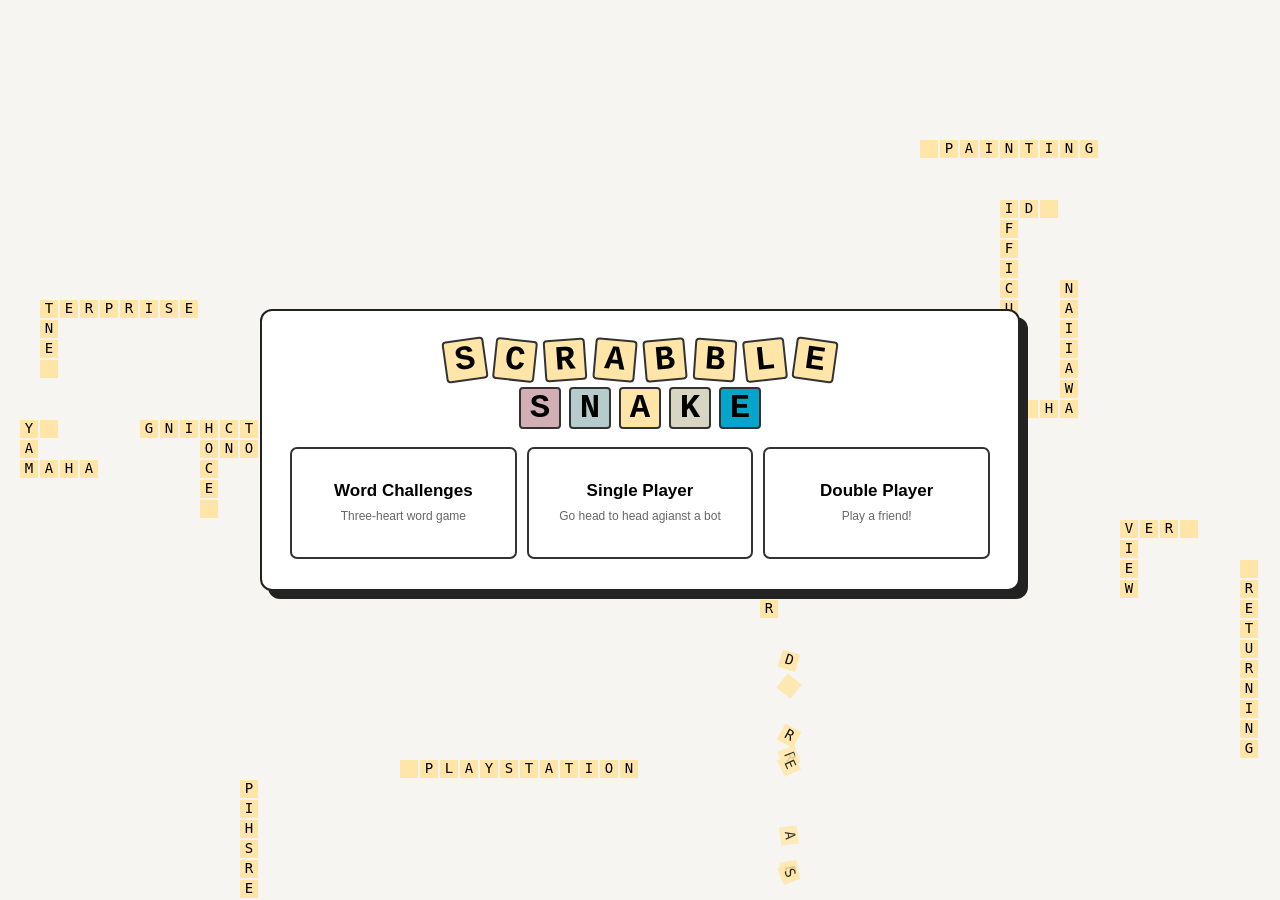
<file: index.html>
<!DOCTYPE html>
<html lang="en">
<head>
  <meta charset="UTF-8" />
  <meta name="viewport" content="width=device-width, initial-scale=1.0" />
  <title>Scrabble Snake</title>
  <link rel="stylesheet" href="css/shared.css" />
  <link rel="stylesheet" href="css/mode-selection.css" />
  <link rel="icon" href="favicon.png" />
</head>
<body>
<main class="mode-screen" id="modeScreen">
<canvas aria-hidden="true" id="homeSnakeCanvas"></canvas>
<div class="mode-card">
<div aria-label="Scrabble Snake" aria-level="1" class="title-tile-wrapper mode-logo" role="heading">
<div class="title-line">
<span class="title-tile" style="background-color:#ffe6a8; transform:rotate(-8deg);">S</span>
<span class="title-tile" style="background-color:#ffe6a8; transform:rotate(6deg);">C</span>
<span class="title-tile" style="background-color:#ffe6a8; transform:rotate(-4deg);">R</span>
<span class="title-tile" style="background-color:#ffe6a8; transform:rotate(5deg);">A</span>
<span class="title-tile" style="background-color:#ffe6a8; transform:rotate(-5deg);">B</span>
<span class="title-tile" style="background-color:#ffe6a8; transform:rotate(4deg);">B</span>
<span class="title-tile" style="background-color:#ffe6a8; transform:rotate(-6deg);">L</span>
<span class="title-tile" style="background-color:#ffe6a8; transform:rotate(8deg);">E</span>
</div>
<div class="title-line indent">
<span class="title-tile" style="background-color:#D2AFB5;">S</span>
<span class="title-tile" style="background-color:#B6CBCC;">N</span>
<span class="title-tile" style="background-color:#ffe6a8;">A</span>
<span class="title-tile" style="background-color:#D8D5C2;">K</span>
<span class="title-tile" style="background-color:#05A4CB;">E</span>
</div>
</div>
<div class="mode-options">
<a class="mode-option" href="word-challenges.html" id="singleModeButton">
<span class="mode-option-title">Word Challenges</span>
<span class="mode-option-description">Three-heart word game</span>
</a>
<a class="mode-option" href="single-player.html" id="soloArenaModeButton">
<span class="mode-option-title">Single Player</span>
<span class="mode-option-description">Go head to head agianst a bot</span>
</a>
<a class="mode-option" href="double-player.html" id="multiModeButton">
<span class="mode-option-title">Double Player</span>
<span class="mode-option-description">Play a friend!</span>
</a>
</div>
</div>
</main>
  <script src="js/home-animation.js"></script>
</body>
</html>
</file>
<file: css/shared.css>
/* ==========================================================================
   SHARED BASE
   ========================================================================== */
* {
  margin: 0;
  padding: 0;
  box-sizing: border-box;
}

html, body {
  height: 100%;
  background: #fff;
  color: #000;
  font-family: sans-serif;
}

[hidden] {
  display: none !important;
}

/* Shared Scrabble Snake tile logo */
.title-tile-wrapper {
  display: flex;
  flex-direction: column;
  align-items: center;
  gap: 6px;
  margin: 5px 0 20px;
}

.title-line {
  display: flex;
  flex-wrap: wrap;
  gap: 8px;
}

.title-tile {
  position: relative;
  display: flex;
  align-items: center;
  justify-content: center;
  width: 32px;
  height: 32px;
  border: 2px solid #333;
  border-radius: 4px;
  background: #ffe6a8;
  color: #000;
  font-family: 'Courier New', monospace;
  font-size: 26px;
  font-weight: 700;
}

/* Shared footer controls */
.game-controls {
  display: flex;
  align-items: center;
  gap: 8px;
}

.control-button {
  display: flex;
  align-items: center;
  justify-content: center;
  width: 28px;
  height: 28px;
  border: 1px solid #555;
  border-radius: 5px;
  background: #333;
  color: #ffe6a8;
  cursor: pointer;
  transition: background .2s ease, transform .2s ease;
}

.control-button svg {
  width: 19px;
  height: 19px;
  fill: none;
  stroke: #ffe6a8;
  stroke-width: 2;
  stroke-linecap: round;
  stroke-linejoin: round;
}

.control-button:hover {
  background: #555;
  transform: translateY(-2px);
}

.control-button:active {
  transform: translateY(0);
}
</file>
<file: css/mode-selection.css>
/* ==========================================================================
   MODE SELECTION
   ========================================================================== */
.mode-screen {
  position: relative;
  isolation: isolate;
  display: flex;
  align-items: center;
  justify-content: center;
  width: 100%;
  min-height: 100vh;
  overflow: hidden;
  padding: 24px 18px;
  background: #f6f5f1;
}

#homeSnakeCanvas {
  position: absolute;
  inset: 0;
  z-index: 0;
  display: block;
  width: 100%;
  height: 100%;
  pointer-events: none;
}

.mode-card {
  position: relative;
  z-index: 1;
  width: min(760px, 100%);
  padding: 28px 28px 30px;
  border: 2px solid #222;
  border-radius: 12px;
  background: #fff;
  box-shadow: 8px 8px 0 #222;
  text-align: center;
}

.mode-logo {
  margin: 0 auto 18px;
  transform: none;
}

.mode-logo .title-tile {
  width: 42px;
  height: 42px;
  font-size: 34px;
}

.mode-options {
  display: grid;
  grid-template-columns: repeat(3, minmax(0, 1fr));
  gap: 10px;
}

.mode-option {
  display: flex;
  flex-direction: column;
  align-items: center;
  justify-content: center;
  gap: 7px;
  min-height: 112px;
  padding: 14px 10px;
  border: 2px solid #333;
  border-radius: 7px;
  background: #fff;
  color: #111;
  cursor: pointer;
  transition: transform .15s ease, box-shadow .15s ease, background .15s ease;
}

.mode-option:hover {
  transform: translateY(-3px);
  box-shadow: 0 5px 0 #333;
  background: #fff9e9;
}

.mode-option:active {
  transform: translateY(0);
  box-shadow: none;
}

.mode-option-title {
  font-size: 17px;
  font-weight: 700;
}

.mode-option-description {
  color: #666;
  font-size: 12px;
  line-height: 1.35;
}

@media (max-width: 700px) {
  .mode-card {
    width: min(560px, 100%);
    padding: 24px 18px;
  }

  .mode-options {
    grid-template-columns: repeat(3, minmax(0, 1fr));
    gap: 8px;
  }

  .mode-option {
    min-height: 108px;
    padding: 12px 7px;
  }

  .mode-option-title {
    font-size: 15px;
  }

  .mode-option-description {
    font-size: 11px;
  }
}

@media (max-width: 480px) {
  .mode-card {
    padding: 20px 12px;
  }

  .mode-logo .title-line {
    gap: 5px;
  }

  .mode-logo .title-tile {
    width: clamp(25px, 8vw, 34px);
    height: clamp(25px, 8vw, 34px);
    font-size: clamp(20px, 6.2vw, 28px);
  }

  .mode-options {
    gap: 6px;
  }

  .mode-option {
    min-height: 104px;
    padding: 10px 5px;
    gap: 6px;
  }

  .mode-option-title {
    font-size: 13px;
  }

  .mode-option-description {
    font-size: 10px;
  }
}

.mode-option {
  color: inherit;
  text-decoration: none;
}
</file>
